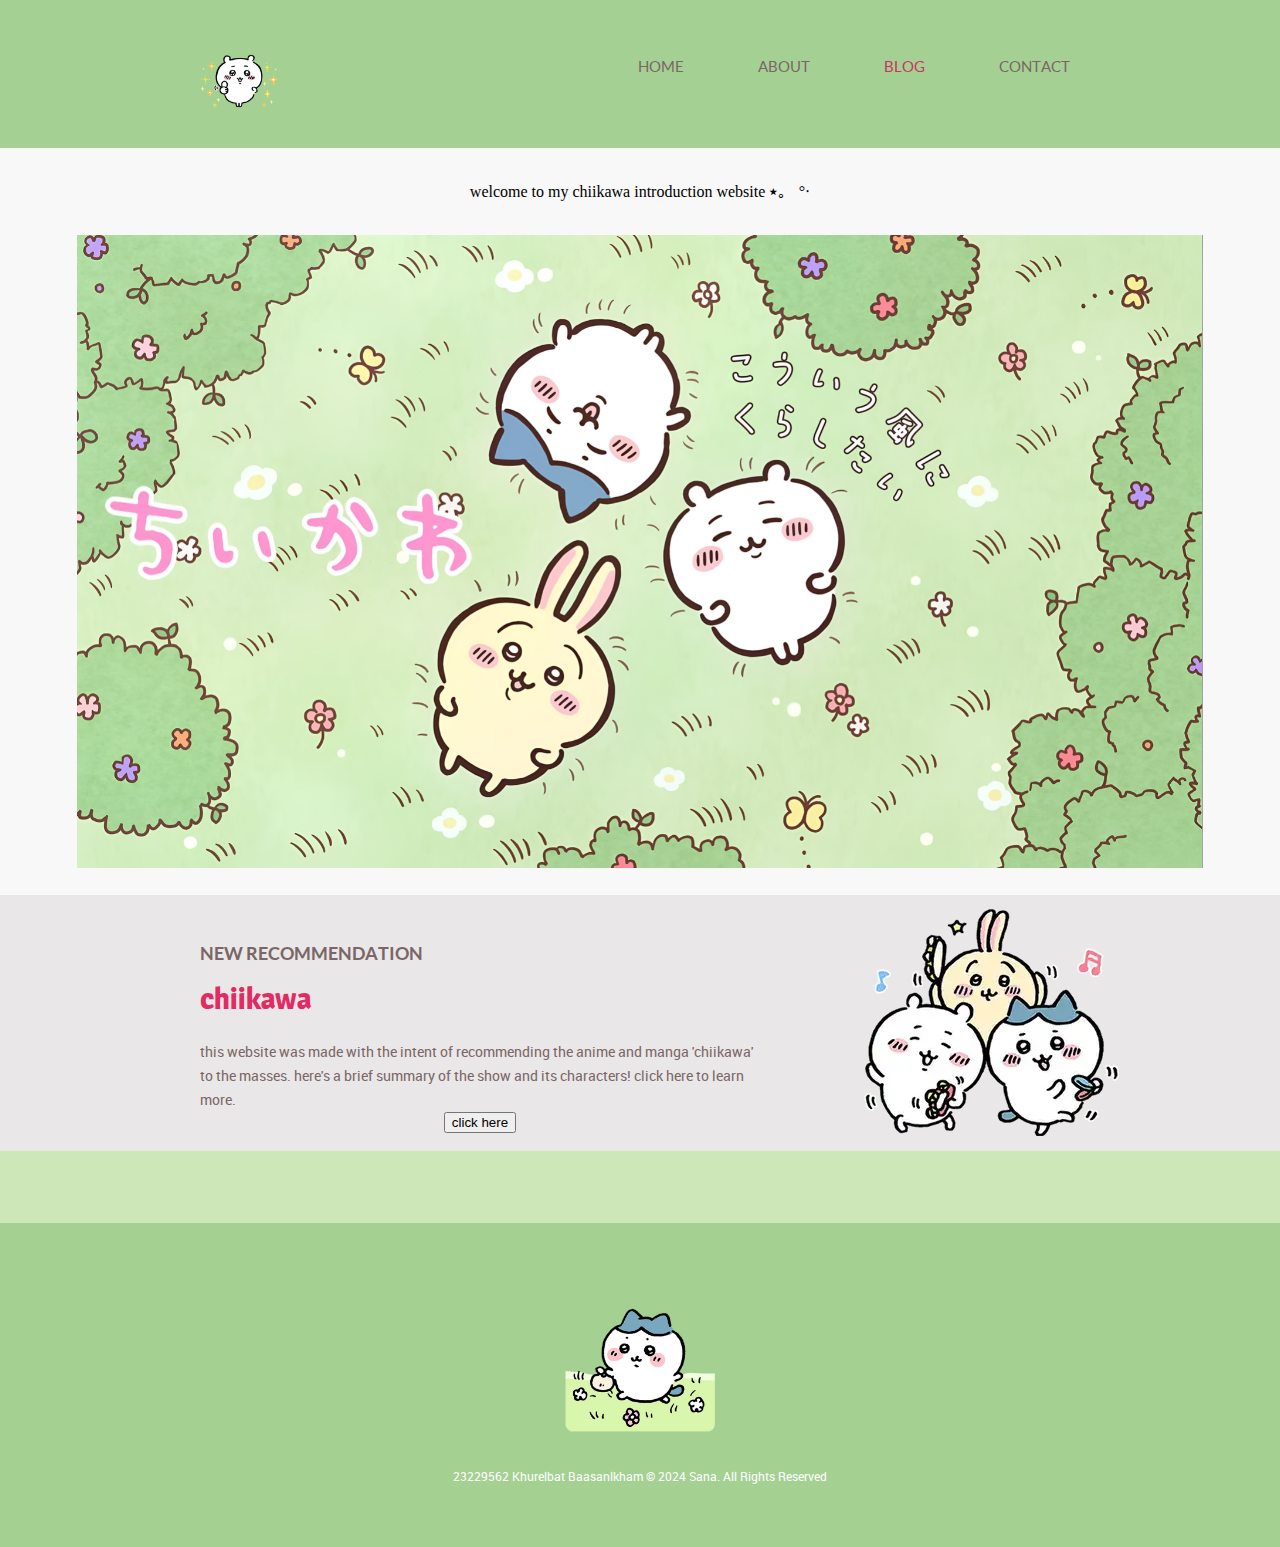
<file: index.html>
<!doctype html>
<!-- Website template by freewebsitetemplates.com -->
<html>
<head>
	<meta charset="UTF-8">
	<meta name="viewport" content="width=device-width, initial-scale=1.0">
	<title>chiikawa</title>
	<link rel="stylesheet" href="css/style.css" type="text/css">
	<link rel="stylesheet" type="text/css" href="css/mobile.css">
	<script src="js/mobile.js" type="text/javascript"></script>
	<center>
	 <script>
        function showMessage() {
            alert("hello, professor! thank you for taking the time to visit my website ⭑｡𖦹°‧");
        }
    </script>
</head>
<body onload="showMessage()">
<body>
	<div id="page">
		<div id="header">
			<div>
				<a href="index.html" class="logo"><img src="images/logo.png"
					width="80" height="80" alt=""></a>
				<ul id="navigation">                                        				
					<li>
						<a href="index.html">home</a>
					</li>
					<li class="menu">
						<a href="about.html">about</a>
						<ul class="primary">
							<li class="">
								<a href="product.html">characters</a>
							</li>
						</ul>
					</li>
					<li class="menu selected">
						<a href="blog.html">blog</a>
						<ul class="secondary">
							<li>
								<a href="singlepost.html">single post</a>
							</li>
						</ul>
					</li>
					<li>
						<a href="contact.html">contact</a>
					</li>
				</ul>
			</div>
		</div>
		<div id="body" class="home">
			<div class="header">
			<center>
				<br>
				<p>welcome to my chiikawa introduction website ⭑｡𖦹°‧ </p>
				<br>
				<img src="images/chiikawaindex.png" alt="">
				<div>
				</div>
			</div>
			<div class="body">
				<div>
					<div>
						<h1>new recommendation</h1>
						<h2>chiikawa</h2>
						<p>this website was made with the intent of recommending the anime and manga 'chiikawa' to the masses. here's a brief summary of the show and its characters! click here to learn more.</p>
					 <button onclick="redirectToCharacters()">click here</button>

    <script>
        function redirectToCharacters() {
            window.location.href = 'singlepost.html';
        }
    </script>
					</div>
					<img src="images/chiikawa2.png" alt=""></a>
				</div>
			</div>
			<div class="footer">
				<div>
					<ul>
	
					</ul>
				</div>
			</div>
		</div>
		<div id="footer">
			<div>
				<center>
				<img src="images/hachiware2.png" 
					width="150"
					height="150" alt=""></a>
				<p>23229562 Khurelbat Baasanlkham &copy; 2024 Sana. All Rights Reserved</p>
			</div>
		</div>
	</div>
</body>
</html>
</file>
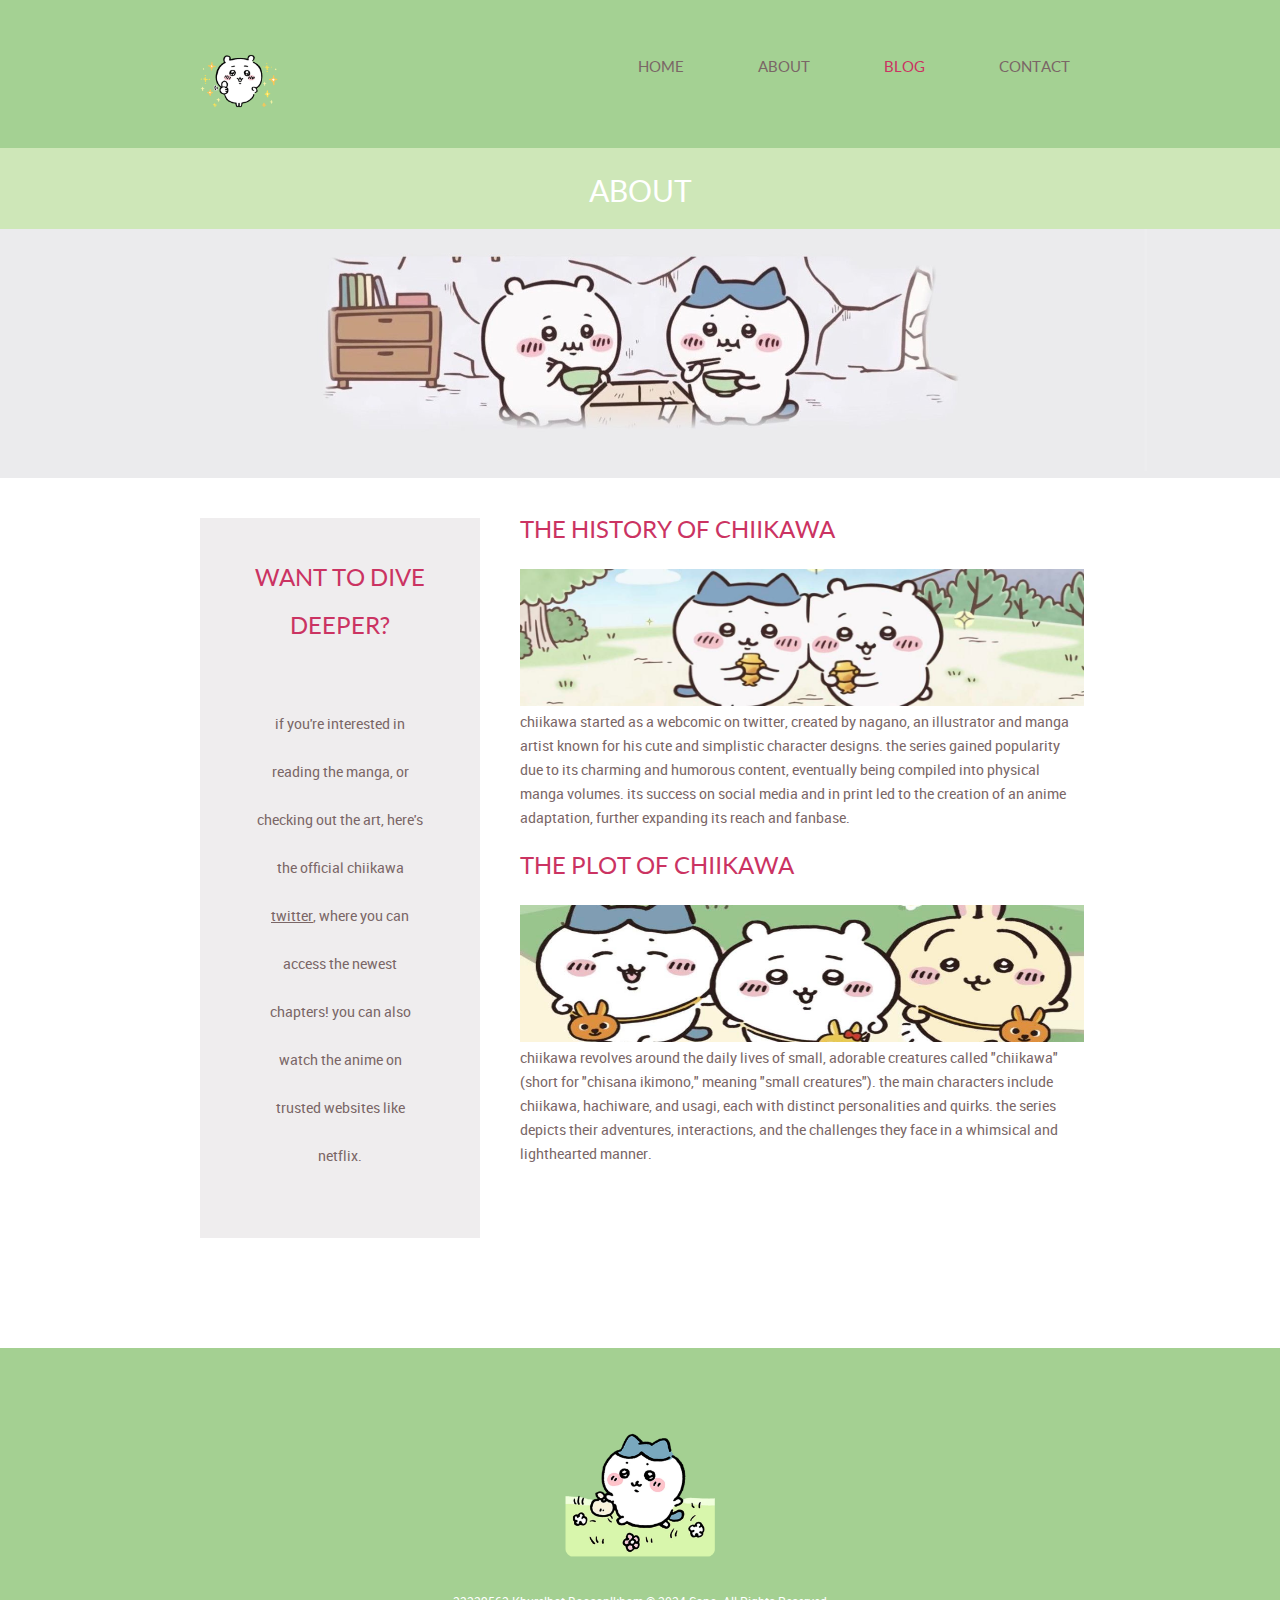
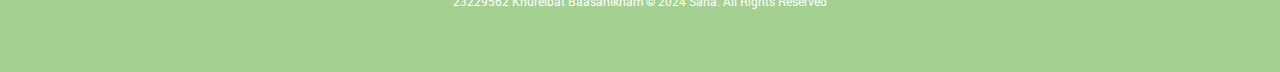
<file: about.html>
<!doctype html>
<!-- Website template by freewebsitetemplates.com -->
<html>
<head>
	<meta charset="UTF-8">
	<meta name="viewport" content="width=device-width, initial-scale=1.0">
	<title>about - chiikawa</title>
	<link rel="stylesheet" href="css/style.css" type="text/css">
	<link rel="stylesheet" type="text/css" href="css/mobile.css">
	<script src="js/mobile.js" type="text/javascript"></script>
</head>
<body>
	<div id="page">
		<div id="header">
			<div>
				<a href="index.html" class="logo"><img src="images/logo.png"
					width="80" height="80" alt=""></a>
				<ul id="navigation">                                        				
					<li>
						<a href="index.html">home</a>
					</li>
					<li class="menu">
						<a href="about.html">about</a>
						<ul class="primary">
							<li class="">
								<a href="product.html">characters</a>
							</li>
						</ul>
					</li>
					<li class="menu selected">
						<a href="blog.html">blog</a>
						<ul class="secondary">
							<li>
								<a href="singlepost.html">single post</a>
							</li>
						</ul>
					</li>
					<li>
						<a href="contact.html">contact</a>
					</li>
				</ul>
			</div>
		</div>
		<div id="body">
			<div class="header">
				<div>
					<h1>about</h1>
				</div>
			</div>
			<div class="body">
				<img src="images/chiiheader2.jpg" alt=""></a>
			</div>
			<div class="footer">
				<div class="sidebar">
					<h1>want to dive deeper?</h1>
					<p>if you're interested in reading the manga, or checking out the art, here's the official chiikawa <a href="https://x.com/ngnchiikawa?ref_src=twsrc%5Egoogle%7Ctwcamp%5Eserp%7Ctwgr%5Eauthor" target="_blank">twitter</a>, where you can access the newest chapters! you can also watch the anime on trusted websites like netflix.</p>
				</div>
				<div class="article">
					<h1>the history of chiikawa</h1>
					<img src="images/chiiheader.jpg" width="564" height="137" alt=""></a>
					<p>chiikawa started as a webcomic on twitter, created by nagano, an illustrator and manga artist known for his cute and simplistic character designs. the series gained popularity due to its charming and humorous content, eventually being compiled into physical manga volumes. its success on social media and in print led to the creation of an anime adaptation, further expanding its reach and fanbase.</p>
					<h1>the plot of chiikawa</h1>
					<img src="images/chiiheader3.jpg" width="564" height="137" alt=""></a>
					<p>chiikawa revolves around the daily lives of small, adorable creatures called "chiikawa" (short for "chisana ikimono," meaning "small creatures"). the main characters include chiikawa, hachiware, and usagi, each with distinct personalities and quirks. the series depicts their adventures, interactions, and the challenges they face in a whimsical and lighthearted manner.</p>
				</div>
			</div>
		</div>
		<div id="footer">
			<div>
				<center>
				<img src="images/hachiware2.png" 
					width="150"
					height="150" alt=""></a>
				<p>23229562 Khurelbat Baasanlkham
				&copy; 2024 Sana. All Rights Reserved</p>
			</div>
		</div>
	</div>
</body>
</html>
</file>
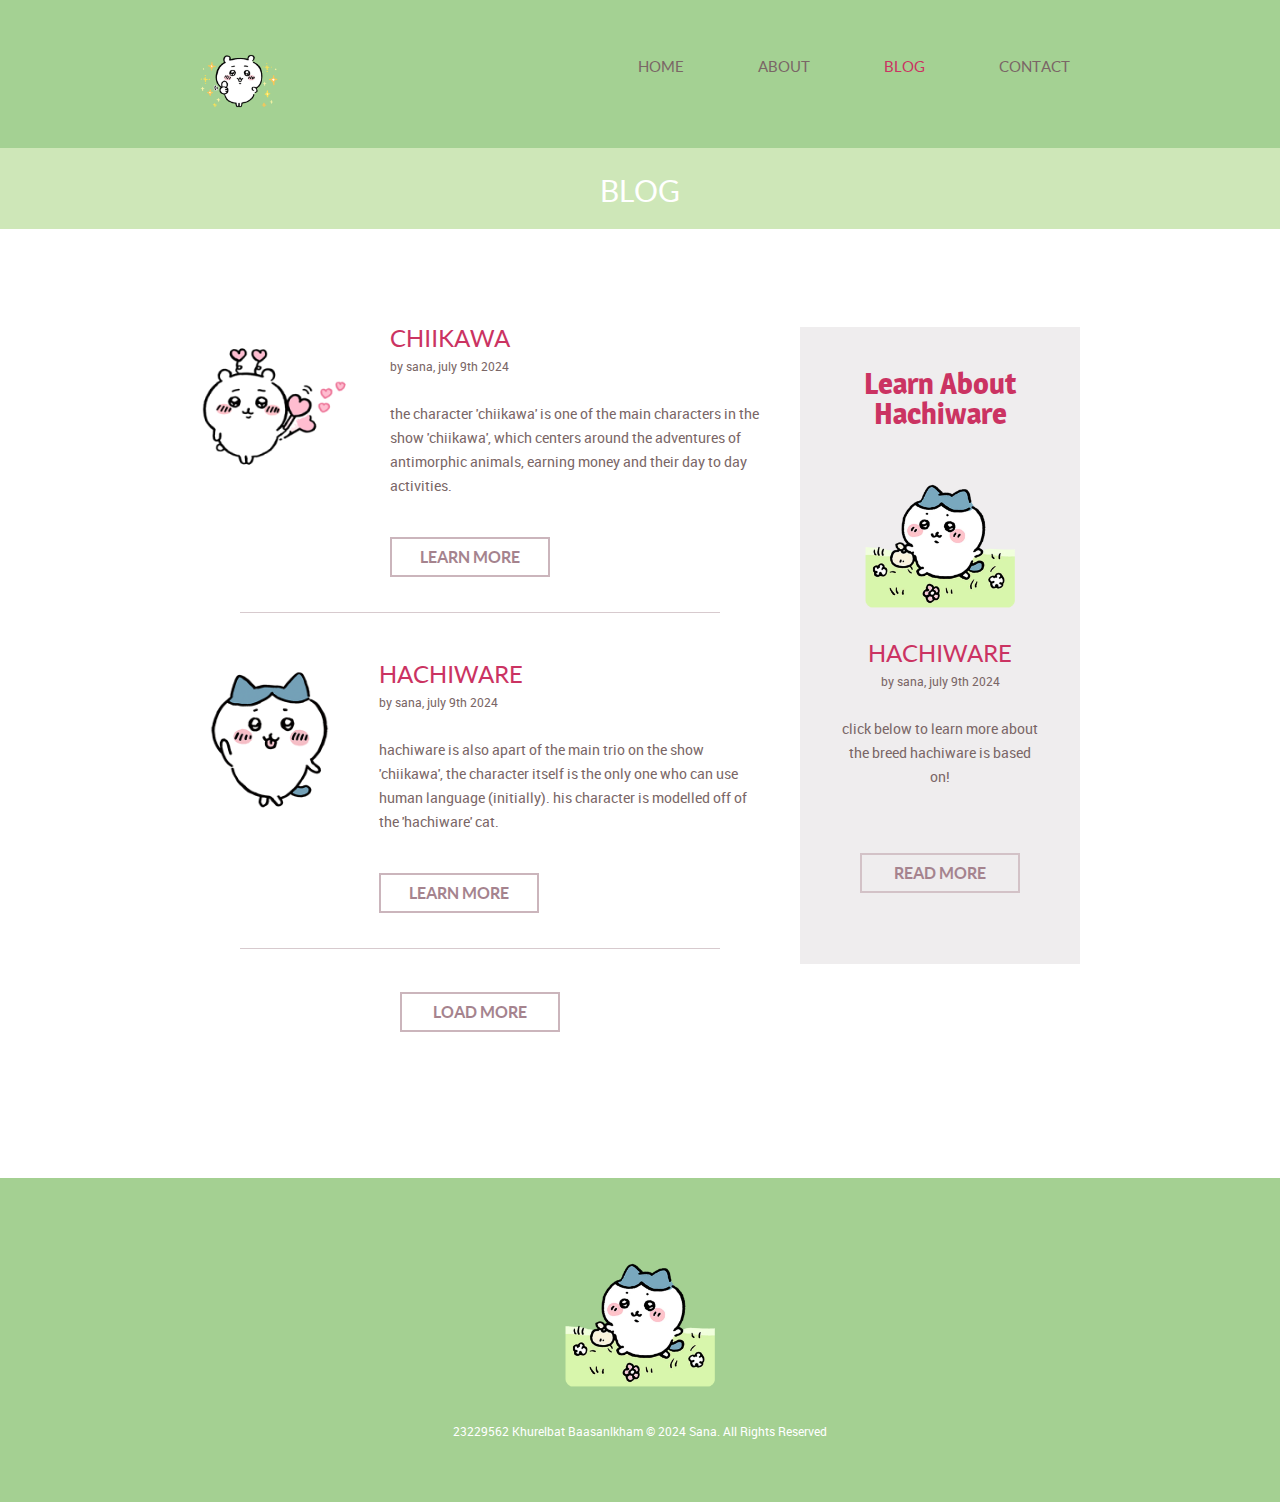
<file: blog.html>
<!doctype html>
<!-- Website template by freewebsitetemplates.com -->
<html>
<head>
	<meta charset="UTF-8">
	<meta name="viewport" content="width=device-width, initial-scale=1.0">
	<title>blog - chiikawa </title>
	<link rel="stylesheet" href="css/style.css" type="text/css">
	<link rel="stylesheet" type="text/css" href="css/mobile.css">
	<script src="js/mobile.js" type="text/javascript"></script>
</head>
<body>
	<div id="page">
		<div id="header">
			<div>
				<a href="index.html" class="logo"><img src="images/logo.png"
					width="80" height="80" alt=""></a>
				<ul id="navigation">                                        				
					<li>
						<a href="index.html">home</a>
					</li>
					<li class="menu">
						<a href="about.html">about</a>
						<ul class="primary">
							<li class="">
								<a href="product.html">characters</a>
							</li>
						</ul>
					</li>
					<li class="menu selected">
						<a href="blog.html">blog</a>
						<ul class="secondary">
							<li>
								<a href="singlepost.html">single post</a>
							</li>
						</ul>
					</li>
					<li>
						<a href="contact.html">contact</a>
					</li>
				</ul>
			</div>
		</div>
		<div id="body">
			<div class="header">
				<div>
					<h1>blog</h1>
				</div>
			</div>
			<div class="blog">
				<div class="featured">
					<ul>
						<li>
							<img src="images/chiikawa.png"
					width="150"
					height="150" alt=""></a>
							<div>
								<h1>chiikawa</h1>
								<span>by sana, july 9th 2024</span>
								<p>the character 'chiikawa' is one of the main characters in the show 'chiikawa', which centers around the adventures of antimorphic animals, earning money and their day to day activities. </p>
								<a href="singlepost.html" class="more">learn more</a>
							</div>
						</li>
						<li>
							<img src="images/hachiware.png" 
							width="150"
							height="150" alt=""></a>
							<div>
								<h1>hachiware</h1>
								<span>by sana, july 9th 2024</span>
								<p>hachiware is also apart of the main trio on the show 'chiikawa', the character itself is the only one who can use human language (initially). his character is modelled off of the 'hachiware' cat. </p>
								<a href="singlepost.html" class="more">learn more</a>
							</div>
						</li>
					</ul>
					<a href="blog.html" class="load">load more</a>
				</div>
				<div class="sidebar">
					<h1>learn about hachiware</h1>
					<img src="images/hachiware2.png" 
					width="150"
					height="150" alt=""></a>
					<h2>hachiware</h2>
					<span>by sana, july 9th 2024</span>
					<p>click below to learn more about the breed hachiware is based on!</p>
					<a href="singlepost.html" class="more">read more</a>
				</div>
			</div>
		</div>
		<div id="footer">
			<div>
				<center>
				<img src="images/hachiware2.png" 
					width="150"
					height="150" alt=""></a>
				<p>23229562 Khurelbat Baasanlkham
				&copy; 2024 Sana. All Rights Reserved</p>
			</div>
		</div>
	</div>
</body>
</html>
</file>
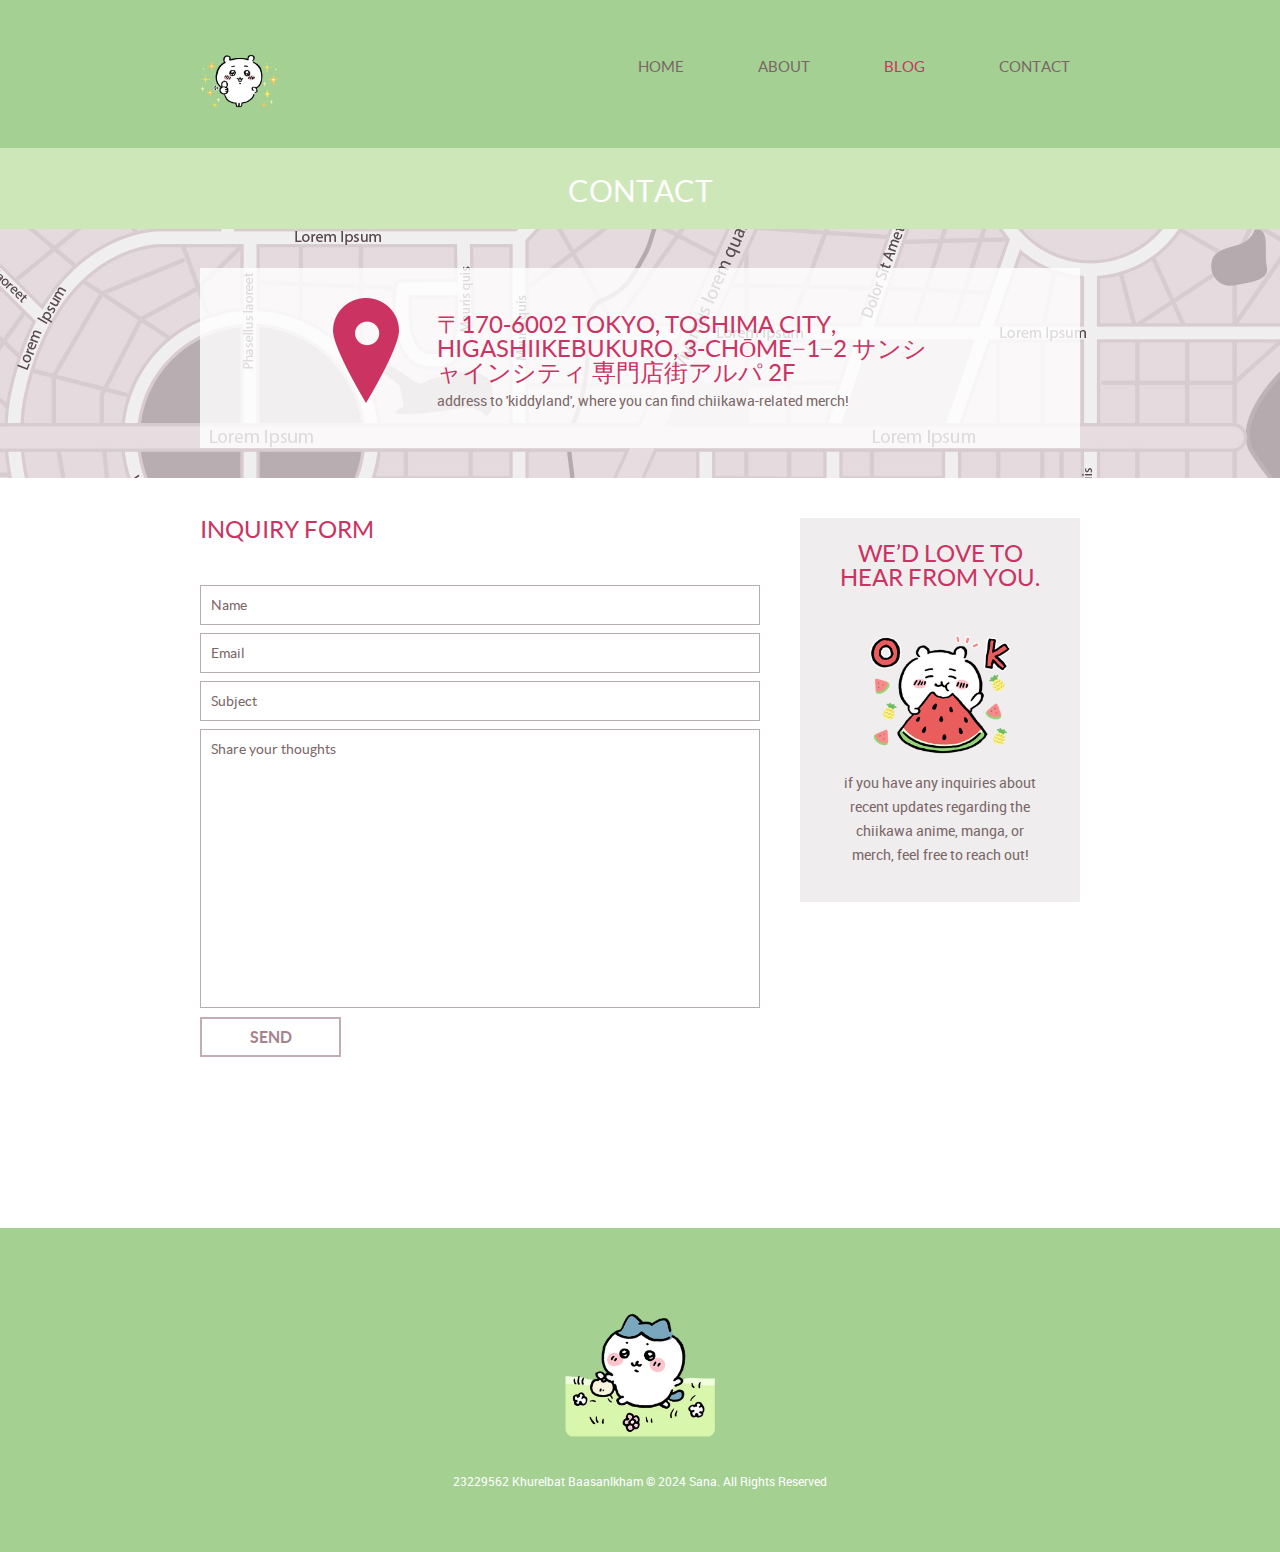
<file: contact.html>
<!doctype html>
<!-- Website template by freewebsitetemplates.com -->
<html>
<head>
	<meta charset="UTF-8">
	<meta name="viewport" content="width=device-width, initial-scale=1.0">
	<title>contact - chiikawa</title>
	<link rel="stylesheet" href="css/style.css" type="text/css">
	<link rel="stylesheet" type="text/css" href="css/mobile.css">
	<script src="js/mobile.js" type="text/javascript"></script>
</head>
<body>
	<div id="page">
		<div id="header">
			<div>
				<a href="index.html" class="logo"><img src="images/logo.png"
					width="80" height="80" alt=""></a>
				<ul id="navigation">                                        				
					<li>
						<a href="index.html">home</a>
					</li>
					<li class="menu">
						<a href="about.html">about</a>
						<ul class="primary">
							<li class="">
								<a href="product.html">characters</a>
							</li>
						</ul>
					</li>
					<li class="menu selected">
						<a href="blog.html">blog</a>
						<ul class="secondary">
							<li>
								<a href="singlepost.html">single post</a>
							</li>
						</ul>
					</li>
					<li>
						<a href="contact.html">contact</a>
					</li>
				</ul>
			</div>
		</div>
		<div id="body" class="contact">
			<div class="header">
				<div>
					<h1>Contact</h1>
				</div>
			</div>
			<div class="body">
				<div>
					<div>
						<img src="images/check-in.png" alt="">
						<h1>〒170-6002 Tokyo, Toshima City, Higashiikebukuro, 3-chōme−1−2 サンシャインシティ 専門店街アルパ 2F</h1>
						<p>address to 'kiddyland', where you can find chiikawa-related merch!</p>
					</div>
				</div>
			</div>
			<div class="footer">
				<div class="contact">
					<h1>INQUIRY FORM</h1>
					<form action="index.html">
						<input type="text" name="Name" value="Name" onblur="this.value=!this.value?'Name':this.value;" onfocus="this.select()" onclick="this.value='';">
						<input type="text" name="Email" value="Email" onblur="this.value=!this.value?'Email':this.value;" onfocus="this.select()" onclick="this.value='';">
						<input type="text" name="Subject" value="Subject" onblur="this.value=!this.value?'Subject':this.value;" onfocus="this.select()" onclick="this.value='';">
						<textarea name="meassage" cols="50" rows="7">Share your thoughts</textarea>
						<input type="submit" value="Send" id="submit">
					</form>
				</div>
				<div class="section">
					<h1>WE’D LOVE TO HEAR FROM YOU.</h1>
					<center>
					<img src="images/chiiwatermelon.png" width="150"
					height="150" alt=""></a>
					<p>if you have any inquiries about recent updates regarding the chiikawa anime, manga, or merch, feel free to reach out!</p>
				</div>
			</div>
		</div>
		<div id="footer">
			<div>
				<center>
				<img src="images/hachiware2.png" 
					width="150"
					height="150" alt=""></a>
				<p>23229562 Khurelbat Baasanlkham
				&copy; 2024 Sana. All Rights Reserved</p>
			</div>
		</div>
	</div>
</body>
</html>
</file>
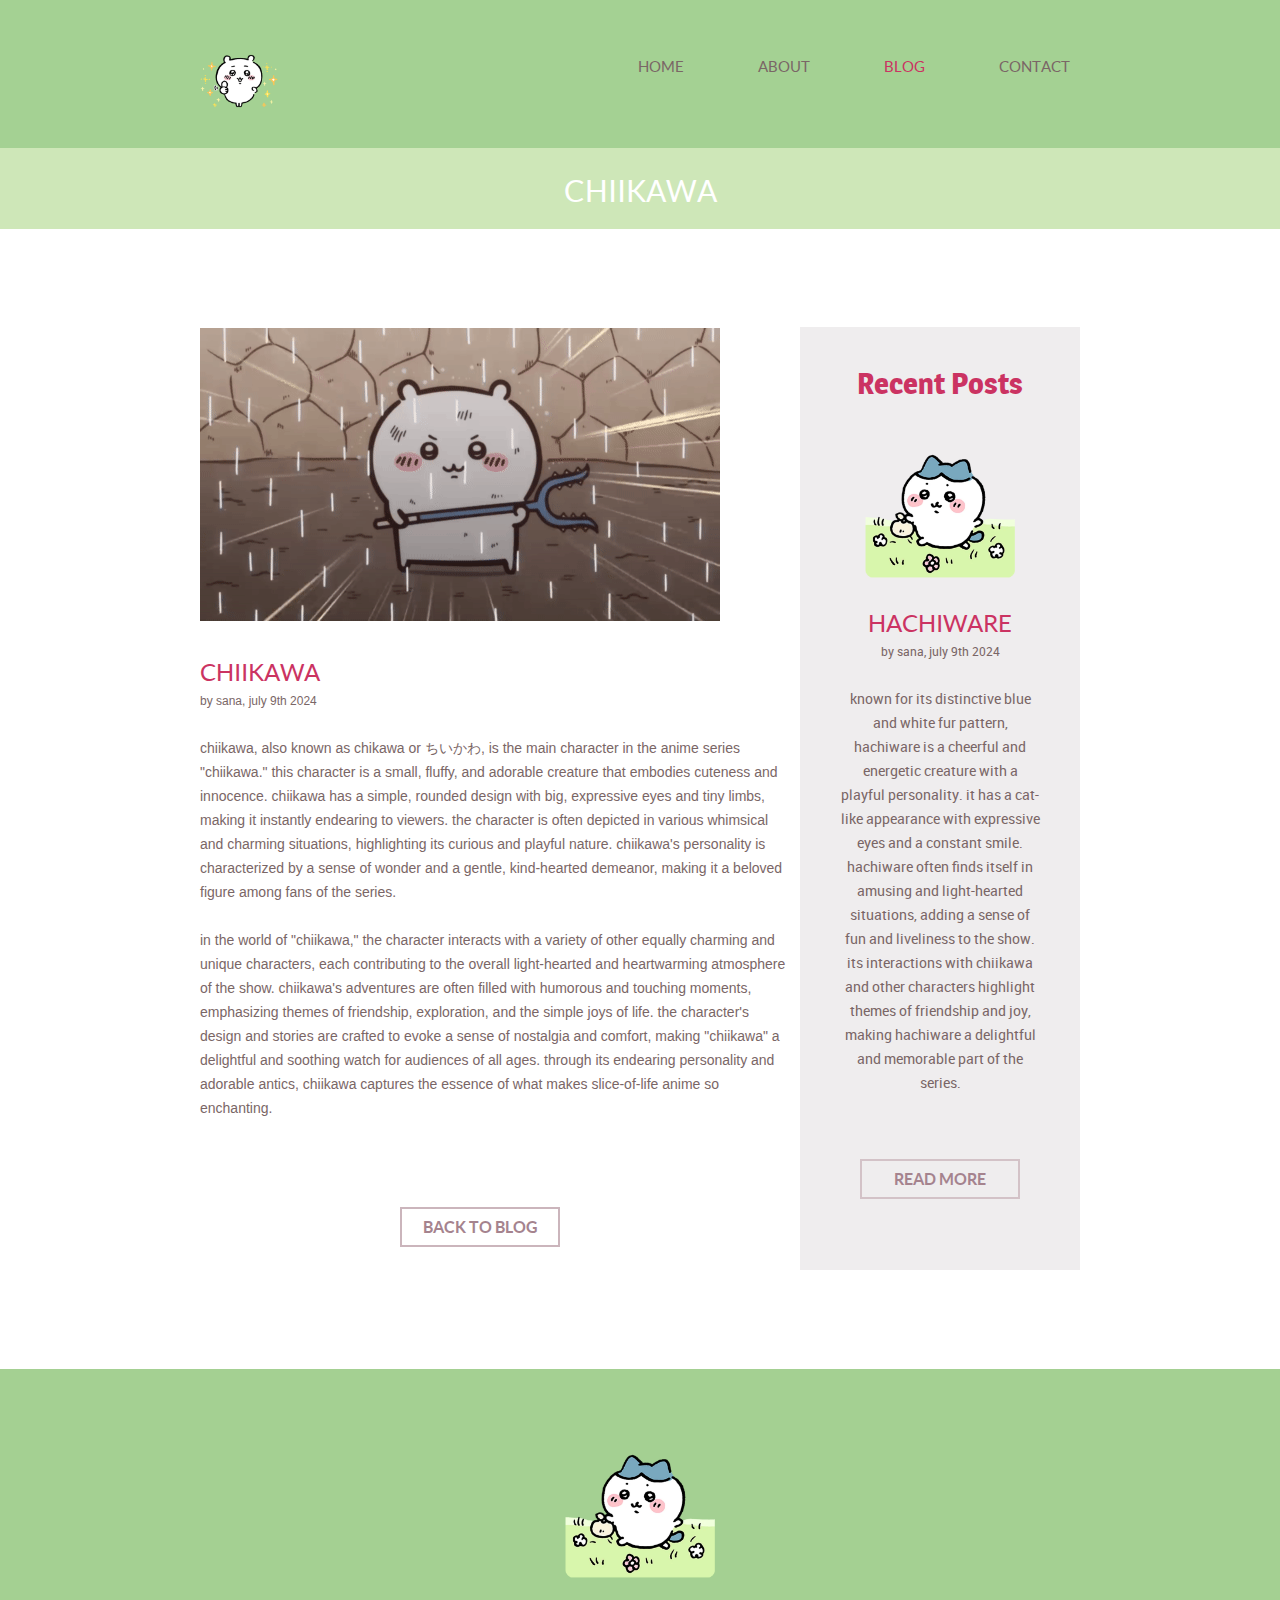
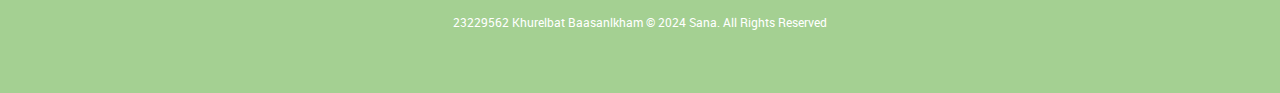
<file: singlepost.html>
<!doctype html>
<!-- Website template by freewebsitetemplates.com -->
<html>
<head>
	<meta charset="UTF-8">
	<meta name="viewport" content="width=device-width, initial-scale=1.0">
	<title>singlepost - chiikawa</title>
	<link rel="stylesheet" href="css/style.css" type="text/css">
	<link rel="stylesheet" type="text/css" href="css/mobile.css">
	<script src="js/mobile.js" type="text/javascript"></script>
</head>
<body>
	<div id="page">
		<div id="header">
			<div>
				<a href="index.html" class="logo"><img src="images/logo.png"
					width="80" height="80" alt=""></a>
				<ul id="navigation">                                        				
					<li>
						<a href="index.html">home</a>
					</li>
					<li class="menu">
						<a href="about.html">about</a>
						<ul class="primary">
							<li class="">
								<a href="product.html">characters</a>
							</li>
						</ul>
					</li>
					<li class="menu selected">
						<a href="blog.html">blog</a>
						<ul class="secondary">
							<li>
								<a href="singlepost.html">single post</a>
							</li>
						</ul>
					</li>
					<li>
						<a href="contact.html">contact</a>
					</li>
				</ul>
			</div>
		</div>
		<div id="body">
			<div class="header">
				<div>
					<h1>chiikawa</h1>
				</div>
			</div>
			<div class="singlepost">
				<div class="featured">
					<img src="images/chiikawabig.png" alt="">
					<h1>chiikawa</h1>
					<span>by sana, july 9th 2024</span>
					<p>chiikawa, also known as chikawa or ちいかわ, is the main character in the anime series "chiikawa." this character is a small, fluffy, and adorable creature that embodies cuteness and innocence. chiikawa has a simple, rounded design with big, expressive eyes and tiny limbs, making it instantly endearing to viewers. the character is often depicted in various whimsical and charming situations, highlighting its curious and playful nature. chiikawa's personality is characterized by a sense of wonder and a gentle, kind-hearted demeanor, making it a beloved figure among fans of the series.</p>
					<p>in the world of "chiikawa," the character interacts with a variety of other equally charming and unique characters, each contributing to the overall light-hearted and heartwarming atmosphere of the show. chiikawa's adventures are often filled with humorous and touching moments, emphasizing themes of friendship, exploration, and the simple joys of life. the character's design and stories are crafted to evoke a sense of nostalgia and comfort, making "chiikawa" a delightful and soothing watch for audiences of all ages. through its endearing personality and adorable antics, chiikawa captures the essence of what makes slice-of-life anime so enchanting.</p>
					<a href="blog.html" class="load">back to blog</a>
				</div>
				<div class="sidebar">
					<h1>Recent Posts</h1>
					<img src="images/hachiware2.png" width="150"
					height="150" alt=""></a>
					<h2>hachiware</h2>
					<span>by sana, july 9th 2024</span>
					<p>known for its distinctive blue and white fur pattern, hachiware is a cheerful and energetic creature with a playful personality. it has a cat-like appearance with expressive eyes and a constant smile. hachiware often finds itself in amusing and light-hearted situations, adding a sense of fun and liveliness to the show. its interactions with chiikawa and other characters highlight themes of friendship and joy, making hachiware a delightful and memorable part of the series.</p>
					<a href="singlepost.html" class="more">Read More</a>
				</div>
			</div>
		</div>
		<div id="footer">
			<div>
				<center>
				<img src="images/hachiware2.png" 
					width="150"
					height="150" alt=""></a>
				<p>23229562 Khurelbat Baasanlkham
				&copy; 2024 Sana. All Rights Reserved</p>
			</div>
		</div>
	</div>
</body>
</html>
</file>
<file: css/style.css>
/* Website template by freewebsitetemplates.com */
body {
	margin: 0;
	padding: 0;
	position: relative;
	width: auto;
}
body #page {
	margin: 0;
	overflow: hidden;
	padding: 0;
	width: auto;
}
a {
	text-decoration: none;
	outline: none;
}
a:active {
	background: none;
}
img {
	border: none;
}
/*-------------------------------------------FONTS---------------------------------------------*/
@font-face {
	font-family: 'roboto-regular-webfont';
	src: url('../fonts/roboto-regular-webfont.eot');
	src: url('../fonts/roboto-regular-webfont.woff') format('woff'), url('../fonts/roboto-regular-webfont.ttf') format('truetype'), url('../fonts/roboto-regular-webfont.svg') format('svg');
}
@font-face {
	font-family: 'quicksand-bold-webfont';
	src: url('../fonts/quicksand-bold-webfont.eot');
	src: url('../fonts/quicksand-bold-webfont.woff') format('woff'), url('../fonts/quicksand-bold-webfont.ttf') format('truetype'), url('../fonts/quicksand-bold-webfont.svg') format('svg');
}
@font-face {
	font-family: 'magra-bold-webfont';
	src: url('../fonts/magra-bold-webfont.eot');
	src: url('../fonts/magra-bold-webfont.woff') format('woff'), url('../fonts/magra-bold-webfont.ttf') format('truetype'), url('../fonts/magra-bold-webfont.svg') format('svg');
}
@font-face {
	font-family: 'lato-regular-webfont';
	src: url('../fonts/lato-regular-webfont.eot');
	src: url('../fonts/lato-regular-webfont.woff') format('woff'), url('../fonts/lato-regular-webfont.ttf') format('truetype'), url('../fonts/lato-regular-webfont.svg') format('svg');
}
@font-face {
	font-family: 'lato-bold-webfont';
	src: url('../fonts/lato-bold-webfont.eot');
	src: url('../fonts/lato-bold-webfont.woff') format('woff'), url('../fonts/lato-bold-webfont.ttf') format('truetype'), url('../fonts/lato-bold-webfont.svg') format('svg');
}
/*----------------------------------------header-styles---------------------------------------*/
#header {
	background-color: #a4d193;
	margin: 0;
	padding: 0;
	position: relative;
	width: 100%;
}
#header div {
	margin: 0 auto;
	max-width: 940px;
	overflow: hidden;
	padding: 41px 10px 27px;
}
#header div a.logo {
	float: left;
	margin: 0 0 0 29px;
	padding: 0;
	width: auto;
}
#header div a.logo img {
	display: block;
	margin: 0;
	padding: 0;
	width: auto;
}
#header div ul {
	display: inline-block;
	float: right;
	list-style: none outside none;
	margin: 0 auto;
	padding: 17px 0 0;
	text-align: center;
	width: 513px;
}
#header div ul li {
	display: inline-block;
	*float: left; /* Needed for IE7 and old versions */
	margin: 0 35px;
	padding: 0;
	position: relative;
	width: auto;
}
#header div ul li a {
	color: #7a6666;
	font-family: lato-regular-webfont;
	font-size: 15px;
	font-weight: normal;
	line-height: 15px;
	margin: 0;
	padding: 0;
	text-align: center;
	text-transform: uppercase;
}
#header div ul li.selected a, #header div ul li.selected a:hover {
	color: #cb3362;
}
#header div ul li a:hover, #header div ul li.menu:hover ul li a {
	color: #cee7b8;
}
#header div ul li ul li a {
	color: #cb3362;
	font-family: lato-regular-webfont;
	font-size: 15px;
	font-weight: normal;
	line-height: 15px;
	margin: 0;
	padding: 0;
	text-align: center;
	text-transform: uppercase;
}
#header div ul li.menu {
	min-height: 35px;
	z-index: 80;
}
#header div ul li.menu ul {
	display: block;
	float: none;
	left: -99999px;
	margin: 0;
	padding: 0;
	position: absolute;
	top: 24px;
	width: 106px;
	z-index: 90;
}
#header div ul li.menu:hover ul.primary, #header div ul li.menu ul#selected.primary {
	left: -30px;
}
#header div ul li.menu:hover ul.secondary, #header div ul li.menu ul#selected.secondary {
	left: -27px;
}
#header div ul li.menu ul li {
	float: none;
	margin: 0;
	padding: 0;
}
/*----------------------------------------body-home-styles---------------------------------------*/
#body.home {
	margin: 0;
	overflow: hidden;
	padding: 0;
	position: relative;
	width: 100%;
}
#body.home div.header {
	background-color: #f8f8f8;
	margin: 0;
	max-width: none;
	overflow: hidden;
	padding: 0;
	width: 100%;
}
#body.home div.header img {
	display: block;
	left: 50%;
	margin: 0 auto 0 -563px;
	padding: 0;
	position: absolute;
	width: 1126px;
}
#body.home div.header div {
	margin: 0 auto;
	max-width: 960px;
	min-height: 660px;
	padding: 0;
	position: relative;
}
#body.home div.header div a {
	background: url(../images/icons.png) no-repeat 0 -128px;
	color: #FFFFFF;
	display: block;
	font-family: quicksand-bold-webfont;
	font-size: 24px;
	font-weight: normal;
	height: 99px;
	line-height: 24px;
	margin: 0;
	padding: 52px 0 0;
	position: absolute;
	right: 130px;
	text-align: center;
	text-transform: uppercase;
	top: 437px;
	width: 156px;
	z-index: 90;
}
#body.home div.body {
	background-color: #eae7e8;
	margin: 0;
	max-width: none;
	padding: 0;
	width: 100%;
}
#body.home div.body div {
	margin: 0 auto;
	max-width: 960px;
	overflow: hidden;
	padding: 0;
}
#body.home div.body div div {
	float: left;
	margin: 0;
	padding: 0 0 0 40px;
	width: 560px;
}
#body.home div.body div img {
	display: block;
	float: right;
	left: 0;
	margin: 0;
	padding: 0;
	position: relative;
	width: auto;
}
#body.home div.body div div h1 {
	color: #7A6666;
	display: block;
	font-family: lato-bold-webfont;
	font-size: 18px;
	font-weight: normal;
	line-height: 24px;
	margin: 0;
	padding: 47px 0 18px;
	text-align: left;
	text-transform: uppercase;
	width: 560px;
}
#body.home div.body div div h2 {
	color: #E32A62;
	display: block;
	font-family: magra-bold-webfont;
	font-size: 30px;
	font-weight: normal;
	line-height: 30px;
	margin: 0;
	padding: 0 0 26px;
	text-align: left;
	text-transform: none;
	width: 560px;
}
#body.home div.body div div p {
	color: #7a6666;
	display: block;
	font-family: roboto-regular-webfont;
	font-size: 14px;
	font-weight: normal;
	line-height: 24px;
	margin: 0;
	padding: 0;
	text-align: left;
	width: 560px;
}
#body.home div.body div div p a {
	color: #7a6666;
	display: block;
	font-family: roboto-regular-webfont;
	font-size: 14px;
	font-weight: normal;
	line-height: 24px;
	margin: 0;
	padding: 0;
	text-decoration: underline;
}
#body.home div.body div div p a:hover {
	color: #cee7b8;
}
#body.home div.footer {
	background-color: #cee7b8;
	margin: 0;
	max-width: none;
	padding: 0;
	width: 100%;
}
#body.home div.footer div {
	margin: 0 auto;
	max-width: 960px;
	padding: 0;
}
#body.home div.footer div ul {
	display: inline-block;
	list-style: none outside none;
	margin: 0;
	padding: 36px 0 32px;
	width: 100%;
}
#body.home div.footer div ul li {
	float: left;
	margin: 0 10px;
	padding: 0;
	width: 220px;
}
#body.home div.footer div ul li a {
	background: url(../images/icons.png) no-repeat;
	display: block;
	height: 44px;
	margin: 0 auto 22px;
	padding: 0;
	width: 80px;
}
#body.home div.footer div ul li a.product {
	background-position: 0 -372px;
}
#body.home div.footer div ul li a.about {
	background-position: 0 -418px;
}
#body.home div.footer div ul li a.flavor {
	background-position: 0 -280px;
}
#body.home div.footer div ul li a.contact {
	float: none;
	background-position: 0 -326px;
}
#body.home div.footer div ul li h1 {
	color: #ffffff;
	font-family: lato-regular-webfont;
	font-size: 20px;
	font-weight: normal;
	line-height: 20px;
	margin: 0;
	padding: 0;
	text-align: center;
	text-transform: uppercase;
}
/*----------------------------------------body-styles---------------------------------------*/
#body {
	margin: 0;
	overflow: hidden;
	padding: 0;
	position: relative;
	width: 100%;
}
#body div.header {
	background-color: #cee7b8;
	margin: 0 auto;
	max-width: none;
	overflow: hidden;
	padding: 0;
}
#body div.header div {
	margin: 0 auto;
	max-width: 960px;
	padding: 0;
}
#body div.header div h1 {
	color: #FFFFFF;
	font-family: lato-regular-webfont;
	font-size: 30px;
	font-weight: normal;
	line-height: 30px;
	margin: 0;
	padding: 28px 0 23px;
	text-align: center;
	text-transform: uppercase;
}
#body div.body {
	background-color: #ebebed;
	margin: 0;
	max-width: none;
	min-height: 249px;
	overflow: hidden;
	padding: 0;
	width: 100%;
}
#body div.body img {
	display: block;
	left: 50%;
	margin: 0 auto 0 -507px;
	padding: 0;
	position: absolute;
	width: 1014px;
}
#body div.footer {
	margin: 0 auto;
	max-width: 960px;
	overflow: hidden;
	padding: 40px 0 110px;
}
#body div.footer div.sidebar {
	background-color: #EFEDEE;
	float: left;
	margin: 0 10px 0 40px;
	padding: 36px 0 34px;
	width: 280px;
}
#body div.footer div.article {
	float: left;
	margin: 0;
	padding: 0 0 0 30px;
	width: 560px;
}
#body div.footer div.sidebar h1 {
	display: block;
	line-height: 48px;
	margin: 0 auto;
	padding: 0 0 50px;
	text-align: center;
	width: 193px;
}
#body div.footer div.sidebar p {
	display: block;
	line-height: 48px;
	margin: 0 auto;
	text-align: center;
	width: 169px;
}
#body div.footer div h1 {
	color: #CB3362;
	font-family: lato-regular-webfont;
	font-size: 24px;
	font-weight: normal;
	line-height: 24px;
	margin: 0;
	padding: 0 0 27px;
	text-align: left;
	text-transform: uppercase;
}
#body div.footer div p, #body div.footer div span {
	color: #7A6666;
	font-family: roboto-regular-webfont;
	font-size: 14px;
	font-weight: normal;
	line-height: 24px;
	margin: 0;
	padding: 0 0 24px;
	text-align: left;
}
#body div.footer div span {
	display: block;
	margin: 0;
	padding: 0;
}
#body div.footer div p a {
	color: #7a6666;
	font-family: roboto-regular-webfont;
	font-size: 14px;
	font-weight: normal;
	line-height: 24px;
	margin: 0;
	padding: 0;
	text-decoration: underline;
}
#body div.footer div p a:hover, #body div ul li p a:hover, #body div.blog .featured ul li div p a:hover, #body div.blog .sidebar p a:hover, #body div.blog .featured p a:hover, #body.contact div.body div div p a:hover {
	color: #cee7b8;
}
#body div {
	margin: 0 auto;
	max-width: 960px;
	padding: 7px 0 57px;
}
#body div ul {
	display: inline-block;
	list-style: none outside none;
	margin: 0;
	overflow: hidden;
	padding: 0 0 22px;
	width: 100%;
}
#body div ul li {
	float: left;
	margin: 0 10px;
	padding: 0;
	width: 220px;
}
#body div ul li h1 {
	color: #E32A62;
	font-family: magra-bold-webfont;
	font-size: 28px;
	font-weight: normal;
	line-height: 28px;
	margin: 0;
	padding: 87px 0 27px 30px;
	text-align: left;
	text-transform: capitalize;
}
#body div ul li p {
	color: #7A6666;
	font-family: roboto-regular-webfont;
	font-size: 14px;
	font-weight: normal;
	line-height: 24px;
	margin: 0;
	padding: 0 0 0 30px;
	text-align: left;
	width: 190px;
}
#body div ul li p a {
	color: #7a6666;
	font-family: roboto-regular-webfont;
	font-size: 14px;
	font-weight: normal;
	line-height: 24px;
	margin: 0;
	padding: 0;
	text-decoration: underline;
}
#body div ul li img {
	display: block;
	margin: 0 auto 15px;
	padding: 0;
	width: auto;
}
#body div ul li h2 {
	color: #e32a62;
	font-family: lato-regular-webfont;
	font-size: 20px;
	font-weight: normal;
	line-height: 24px;
	margin: 0;
	padding: 0;
	text-align: center;
	text-transform: uppercase;
}
#body div.blog {
	margin: 0 auto;
	max-width: 960px;
	overflow: hidden;
	padding: 98px 0 146px;
}
#body div.singlepost {
	margin: 0 auto;
	max-width: 960px;
	overflow: hidden;
	padding: 98px 0 99px;
}
#body div.blog .featured {
	float: left;
	margin: 0 10px;
	padding: 0;
	width: 620px;
}
#body div.singlepost .featured {
	float: left;
	margin: 0 10px;
	padding: 0;
	width: 620px;
}
#body div.blog .featured ul {
	display: inline-block;
	list-style: none;
	margin: 0;
	overflow: hidden;
	padding: 0;
	width: 100%;
}
#body div.blog .featured ul li:first-child {
	margin: 0 0 50px 0;
}
#body div.blog .featured ul li {
	background: url(../images/bg-border.gif) no-repeat bottom center;
	float: none;
	margin: 0 0 39px;
	overflow: hidden;
	padding: 0;
	width: auto;
}
#body div.blog .featured ul li img {
	float: left;
	margin: 2px 0 0;
	padding: 0 30px;
	width: auto;
}
#body div.blog .featured ul li div {
	float: left;
	margin: 0;
	padding: 0 0 36px 10px;
	width: 370px;
}
#body div.blog .featured ul li div h1 {
	color: #CB3362;
	font-family: lato-regular-webfont;
	font-size: 24px;
	font-weight: normal;
	line-height: 24px;
	margin: 0;
	padding: 0 0 3px;
	text-align: left;
	text-transform: uppercase;
}
#body div.blog .featured ul li div span {
	color: #7A6666;
	display: block;
	font-family: roboto-regular-webfont;
	font-size: 12px;
	font-weight: normal;
	line-height: 24px;
	margin: 0;
	padding: 0 0 24px;
	text-align: left;
	text-transform: none;
}
#body div.blog .featured ul li div p {
	color: #7a6666;
	font-family: roboto-regular-webfont;
	font-size: 14px;
	font-weight: normal;
	line-height: 24px;
	margin: 0;
	padding: 0 0 39px 0;
	text-align: left;
	width: 100%;
}
#body div.blog .featured ul li div p a {
	color: #7a6666;
	font-family: roboto-regular-webfont;
	font-size: 14px;
	font-weight: normal;
	line-height: 24px;
	margin: 0;
	padding: 0;
	text-decoration: underline;
}
#body div.blog .featured ul li div a.more {
	border: 2px solid #cbb5bc;
	color: #a5838e;
	display: block;
	font-family: lato-bold-webfont;
	font-size: 16px;
	font-weight: normal;
	height: 36px;
	line-height: 36px;
	margin: 0;
	padding: 0;
	text-align: center;
	text-transform: uppercase;
	width: 156px;
}
#body div.blog .featured ul li div a.more:hover {
	background-color: #cee7b8;
	border: none;
	color: #ffffff;
	height: 40px;
	line-height: 40px;
	width: 160px;
}
#body div.blog .featured a.load {
	border: 2px solid #cbb5bc;
	color: #a5838e;
	display: block;
	font-family: lato-bold-webfont;
	font-size: 16px;
	font-weight: normal;
	height: 36px;
	line-height: 36px;
	margin: 0 auto;
	padding: 0;
	text-align: center;
	text-transform: uppercase;
	width: 156px;
}
#body div.blog .featured a.load:hover {
	background-color: #cb3362;
	border: none;
	color: #ffffff;
	height: 40px;
	line-height: 40px;
	width: 160px;
}
#body div.blog .sidebar {
	background-color: #EFEDEE;
	float: left;
	margin: 0;
	padding: 0 0 71px;
	width: 280px;
}
#body div.singlepost .sidebar {
	background-color: #EFEDEE;
	float: left;
	margin: 0;
	padding: 0 0 71px;
	width: 280px;
}
#body div.blog .sidebar h1, #body div.singlepost .sidebar h1 {
	color: #CB3362;
	font-family: magra-bold-webfont;
	font-size: 30px;
	font-weight: normal;
	line-height: 30px;
	margin: 0;
	padding: 42px 0 29px;
	text-align: center;
	text-transform: capitalize;
}
#body div.blog .sidebar img, #body div.singlepost .sidebar img {
	display: block;
	margin: 0 auto;
	padding: 0;
	width: auto;
}
#body div.blog .sidebar h2, #body div.singlepost .sidebar h2 {
	color: #CB3362;
	font-family: lato-regular-webfont;
	font-size: 24px;
	font-weight: normal;
	line-height: 24px;
	margin: 0;
	padding: 34px 0 3px;
	text-align: center;
	text-transform: uppercase;
}
#body div.blog .sidebar span, #body div.singlepost .sidebar span {
	color: #7A6666;
	display: block;
	font-family: roboto-regular-webfont;
	font-size: 12px;
	font-weight: normal;
	line-height: 24px;
	margin: 0;
	padding: 0 0 24px;
	text-align: center;
	text-transform: none;
}
#body div.blog .sidebar p, #body div.singlepost .sidebar p {
	color: #7A6666;
	display: block;
	font-family: roboto-regular-webfont;
	font-size: 14px;
	font-weight: normal;
	line-height: 24px;
	margin: 0 auto;
	padding: 0 0 64px;
	text-align: center;
	text-transform: none;
	width: 200px;
}
#body div.blog .sidebar p a, #body div.singlepost .sidebar p a {
	color: #7a6666;
	font-family: roboto-regular-webfont;
	font-size: 14px;
	font-weight: normal;
	line-height: 24px;
	margin: 0;
	padding: 0;
	text-decoration: underline;
}
#body div.blog .sidebar a.more, #body div.singlepost .sidebar a.more {
	border: 2px solid #d3c2c7;
	color: #a5838e;
	display: block;
	font-family: lato-bold-webfont;
	font-size: 16px;
	font-weight: normal;
	height: 36px;
	line-height: 36px;
	margin: 0 auto;
	padding: 0;
	text-align: center;
	text-transform: uppercase;
	width: 156px;
}
#body div.blog .sidebar a.more:hover, #body div.singlepost .sidebar a.more:hover {
	background-color: #cee7b8;
	border: none;
	color: #ffffff;
	height: 40px;
	line-height: 40px;
	width: 160px;
}
#body div.singlepost .featured img {
	display: block;
	margin: 0;
	padding: 1px 0 0 30px;
	width: auto;
}
#body div.singlepost .featured h1 {
	color: #CB3362;
	font-family: lato-regular-webfont;
	font-size: 24px;
	font-weight: normal;
	line-height: 24px;
	margin: 0;
	padding: 40px 0 4px 30px;
	text-align: left;
	text-transform: uppercase;
}
#body div.singlepost .featured span {
	color: #7A6666;
	display: block;
	font-family: Arial;
	font-size: 12px;
	font-weight: normal;
	line-height: 24px;
	margin: 0;
	padding: 0 0 23px 30px;
	text-align: left;
	text-transform: none;
}
#body div.singlepost .featured p {
	color: #7A6666;
	font-family: Arial;
	font-size: 14px;
	font-weight: normal;
	line-height: 24px;
	margin: 0;
	padding: 0 0 24px 30px;
	text-align: left;
}
#body div.singlepost .featured p a {
	color: #7a6666;
	font-family: Arial;
	font-size: 14px;
	font-weight: normal;
	line-height: 24px;
	margin: 0;
	padding: 0;
	text-decoration: underline;
}
#body div.singlepost .featured a.load {
	border: 2px solid #CBB5BC;
	color: #A5838E;
	display: block;
	font-family: lato-bold-webfont;
	font-size: 16px;
	font-weight: normal;
	height: 36px;
	line-height: 36px;
	margin: 63px auto 0;
	padding: 0;
	text-align: center;
	text-transform: uppercase;
	width: 156px;
}
#body div.singlepost .featured a.load:hover {
	background-color: #cee7b8;
	border: none;
	color: #ffffff;
	height: 40px;
	line-height: 40px;
	width: 160px;
}
#body.contact div.body {
	background: url(../images/map.jpg) no-repeat center top #b5aaad;
	margin: 0;
	max-width: none;
	padding: 0;
	width: 100%;
}
#body.contact div.body div {
	margin: 0 auto;
	max-width: 960px;
	overflow: hidden;
	padding: 39px 0 0;
}
#body.contact div.body div div {
	background: url(../images/bg-transparent.png) repeat;
	margin: 0 auto;
	overflow: hidden;
	padding: 30px 0 35px 133px;
	width: 747px;
}
#body.contact div.body div div img {
	float: left;
	left: auto;
	margin: 0 38px 0 0;
	padding: 0;
	position: relative;
	width: auto;
}
#body.contact div.body div div h1 {
	color: #CB3362;
	float: left;
	font-family: lato-regular-webfont;
	font-size: 24px;
	font-weight: normal;
	line-height: 24px;
	margin: 0;
	padding: 15px 0 4px;
	text-align: left;
	text-transform: uppercase;
	width: 510px;
}
#body.contact div.body div div p {
	color: #7a6666;
	float: left;
	font-family: roboto-regular-webfont;
	font-size: 14px;
	font-weight: normal;
	line-height: 24px;
	margin: 0;
	padding: 0;
	text-align: left;
	width: 510px;
}
#body.contact div.body div div p a {
	color: #7a6666;
	font-family: roboto-regular-webfont;
	font-size: 14px;
	font-weight: normal;
	line-height: 24px;
	margin: 0;
	padding: 0;
	text-decoration: underline;
}
#body div.footer .contact {
	float: left;
	margin: 0 10px 0 0;
	max-width: none;
	padding: 0 0 61px 40px;
	width: 590px;
}
#body div.footer .contact h1 {
	color: #CB3362;
	float: none;
	font-family: lato-regular-webfont;
	font-size: 24px;
	font-weight: normal;
	line-height: 24px;
	margin: 0;
	padding: 0 0 43px;
	text-align: left;
	text-transform: uppercase;
	width: auto;
}
#body div.footer .contact form {
	margin: 0;
	overflow: hidden;
	padding: 0;
	width: 560px;
}
#body div.footer .contact form input {
	background: none;
	border: 1px solid #B6ADB0;
	color: #7A6666;
	display: block;
	font-family: lato-regular-webfont;
	font-size: 14px;
	font-weight: normal;
	height: 38px;
	line-height: 38px;
	margin: 0 0 8px;
	padding: 0 0 0 10px;
	text-align: left;
	width: 548px;
}
#body div.footer .contact form textarea {
	background: none;
	border: 1px solid #B6ADB0;
	color: #7A6666;
	display: block;
	font-family: lato-regular-webfont;
	font-size: 14px;
	font-weight: normal;
	height: 270px;
	line-height: 24px;
	margin: 0 0 9px;
	overflow: auto;
	padding: 7px 0 0 10px;
	resize: none;
	text-align: left;
	width: 548px;
}
#body div.footer .contact form input#submit {
	background: none;
	border: 2px solid #c5abb4;
	color: #a5838e;
	cursor: pointer;
	display: block;
	font-family: lato-bold-webfont;
	font-size: 16px;
	font-weight: normal;
	height: 40px;
	line-height: 36px;
	margin: 0;
	padding: 0;
	text-align: center;
	text-transform: uppercase;
	width: 141px;
}
#body div.footer .contact form input#submit:hover {
	background-color: #d1e9b9;
	border: none;
	height: 40px;
	width: 141px;
}
#body div.footer .section {
	background-color: #EFEDEE;
	float: left;
	margin: 0;
	max-width: none;
	padding: 0 0 35px;
	width: 280px;
}
#body div.footer .section h1 {
	color: #CB3362;
	display: block;
	font-family: lato-regular-webfont;
	font-size: 24px;
	font-weight: normal;
	line-height: 24px;
	margin: 0 auto;
	padding: 24px 0 27px;
	text-align: center;
	text-transform: uppercase;
	width: 202px;
}
#body div.footer .section p {
	color: #7A6666;
	display: block;
	font-family: roboto-regular-webfont;
	font-size: 14px;
	font-weight: normal;
	line-height: 24px;
	margin: 0 auto;
	padding: 0;
	text-align: center;
	width: 202px;
}
#body div.footer .section p a {
}
#body div.footer .section p a:hover {
}
/*----------------------------------------footer-styles---------------------------------------*/
#footer {
	background-color: #a4d092;
	margin: 0;
	padding: 0;
	width: 100%;
}
#footer div {
	margin: 0 auto;
	max-width: 960px;
	overflow: hidden;
	padding: 59px 0 13px;
}
#footer div p {
	color: #FFFFFF;
	display: block;
	font-family: roboto-regular-webfont;
	font-size: 12px;
	font-weight: normal;
	line-height: 15px;
	margin: 0;
	padding: 33px 0 50px;
	text-align: center;
	text-transform: none
}
#footer div .connect {
	display: block;
	height: 30px;
	margin: 0 auto;
	max-width: none;
	overflow: hidden;
	padding: 0;
	width: 240px;
}
#footer div .connect a {
	background: url(../images/icons.png) no-repeat;
	display: block;
	float: left;
	height: 30px;
	margin: 0 15px;
	padding: 0;
	text-indent: -99999px;
	width: 30px;
}
#footer div .connect a.facebook {
	background-position: 0 0;
}
#footer div .connect a.googleplus {
	background-position: 0 -32px;
}
#footer div .connect a.pinterest {
	background-position: 0 -64px;
}
#footer div .connect a.twitter {
	background-position: 0 -96px;
}
</file>
<file: css/mobile.css>
/* Website template by freewebsitetemplates.com */
@media only screen and (min-width : 320px) and (max-width : 568px) {
	html {
		-webkit-text-size-adjust: none;
	}
	img {
		max-width: 100%;
	}
	body #page {
		margin: 0;
		overflow: hidden;
		padding: 0;
		width: auto;
	}
	#header {
		width: 100%;
	}
	#header div {
		max-width: none;
		overflow: hidden;
		padding: 90px 0 13%;
		width: 100%;
	}
	#header div a.logo {
		display: block;
		float: none;
		height: auto;
		margin: 0 auto;
		padding: 0;
	}
	#header div a.logo img {
		display: block;
		margin: 0 auto;
		padding: 0;
		width: 50%;
	}
	#header span#mobile-navigation {
		background: transparent url(../images/mobile/mobile-menu.png) no-repeat;
		display: block;
		height: 50px;
		margin: 0;
		padding: 0 0 0 0;
		position: absolute;
		right: 6%;
		top: 20px;
		width: 50px;
		z-index: 999;
	}
	#header div > ul#navigation {
		background-image: none;
		background: rgba(121, 101, 102, 0.91);
		border: 1px solid #f8f8f8;
		border-radius: 0;
		display: none;
		height: auto;
		padding: 0;
		position: absolute;
		right: 6%;
		top: 70px;
		width: 88%;
		z-index: 1000;
	}
	#header div > ul#navigation > li {
		border-left: 0;
		border-top: 1px solid #f8f8f8;
		margin: 0;
		padding: 0;
		position: relative;
		text-align: left;
		width: 100%;
	}
	#header div > ul#navigation > li:first-child {
		border-top: 0;
	}
	#header div > ul#navigation > li:hover {
		background-color: transparent;
	}
	#header div ul#navigation li a {
		color: #f8f8f8;
		display: block;
		font-family: Arial;
		font-size: 1.125em;
		font-weight: normal;
		height: 3em;
		line-height: 3.125em;
		padding: 0 10px;
		text-align: left;
		text-shadow: none;
		width: auto;
	}
	#header .mobile-submenu {
		background: rgba(121, 101, 102, 0.91) url(../images/mobile/mobile-expand.png) no-repeat center;
		border-left: 1px solid #f8f8f8;
		display: inline-block;
		height: 3.4em;
		position: absolute;
		right: 0;
		top: 0;
		width: 50px;
		z-index: 0;
	}
	#header div ul#navigation li ul {
		background: none;
		border-top: 1px solid #f8f8f8;
		padding: 0;
		position: static;
		right: 0;
		text-align: left;
		width: 100%;
		z-index: 999;
	}
	#header div ul#navigation li ul, #header div ul#navigation li:hover ul {
		display: none;
	}
	#header div ul#navigation li {
		width: 100%;
		z-index: 40;
	}
	#header div ul#navigation li ul li {
		background: rgba(121, 101, 102, 0.91);
		border-top: 1px solid #f8f8f8;
		display: block;
		margin: 0;
		padding: 0;
		text-align: left;
		width: 100%;
	}
	#header div ul#navigation li ul li:first-child {
		border: none;
	}
	#header div ul#navigation li ul li a {
		background: rgba(121, 101, 103, 0.91);
		color: #f8f8f8;
		padding-left: 20px;
		text-align: left;
		width: auto;
	}
	#header div ul#navigation li:hover a, #header div ul#navigation li.selected a, #header div ul#navigation li:hover ul li a, #header div ul#navigation li:hover ul li a:hover, #header div ul#navigation li ul li.selected a {
		display: block;
	}
	#header div ul#navigation li.selected > a {
		background: rgba(204, 60, 104, 0.91);
		color: #f8f8f8;
	}
	#body {
		margin: 0;
		padding: 0;
		width: 100%;
	}
	#body.home {
		margin: 0;
		padding: 0;
		width: 100%;
	}
}
@media only screen and (max-width : 568px) and (orientation : landscape) {
	
}
	@media only screen and (max-width : 918px) {
	#body{
	}
	#body.home {
	}
	#body div.blog, #body div.singlepost {
		margin: 0;
		max-width: none;
		overflow: hidden;
		padding: 10% 0;
		width: 100%;
	}
	#body.home div.header div {
		margin: 0 auto;
		max-width: 960px;
		min-height: 470px;
		padding: 0;
		position: relative;
	}
	#body.home div.header img {
		display: block;
		height: 21%;
		left: 0;
		margin: 0 auto;
		padding: 0;
		position: absolute;
		width: 100%;
	}
	#body.home div.header div a {
		margin: 0 auto;
		padding: 52px 0 0;
		position: relative;
		right: 0;
		top: 292px;
	}
	#body.home div.body div, #body.home div.footer div {
		margin: 0 auto;
		max-width: none;
		width: 90%;
	}
	#body.home div.body div div {
		float: none;
		margin: 0 auto;
		padding: 0;
		width: 90%;
	}
	#body.home div.body div div h1, #body.home div.body div div h2, #body.home div.body div div p {
		width: 100%;
	}
	#body.home div.body div img {
		display: block;
		float: none;
		margin: 0 auto;
		padding: 0;
		position: inherit;
		width: 100%;
	}
	#body.home div.footer div ul li {
		float: none;
		margin: 0;
		padding: 0 0 8%;
		width: 100%;
	}
	#body.home div.footer div ul li a.contact {
		float: none;
	}
	#body div.body {
		min-height: 280px;
	}
	#body div.body img {
		display: block;
		height: 15%;
		left: 0;
		margin: 0 auto;
		padding: 0;
		position: absolute;
		width: 100%;
	}
	#body div.footer {
		margin: 0;
		max-width: none;
		overflow: hidden;
		padding: 0 0 0;
		width: 100%;
	}
	#body div.footer div.sidebar {
		float: none;
		margin: 10% auto 0;
		padding: 36px 0 34px;
		width: 90%;
	}
	#body div.footer div.article {
		float: none;
		margin: 0 auto;
		padding: 8% 0 0 0;
		width: 90%;
	}
	#body div ul {
		padding: 10% 0;
		width: 100%;
	}
	#body div ul li {
		float: none;
		margin: 0 auto;
		padding: 0;
		width: 90%;
	}
	#body div ul li h1, #body div ul li p {
		margin: 0;
		padding: 0;
		width: 100%;
	}
	#body div.blog .featured {
		float: none;
		margin: 0;
		padding: 0;
		width: 100%;
	}
	#body div.blog .sidebar {
		background-color: #EFEDEE;
		float: none;
		margin: 0;
		padding: 0 0 71px;
		width: 100%;
	}
	#body div.blog .featured ul li:first-child {
		margin: 10% auto;
	}
	#body div.blog .featured ul li {
		background: none;
		margin: 10% auto;
		width: 90%;
	}
	#body div.blog .featured ul li img {
		float: none;
		margin: 5% auto;
	}
	#body div.blog .featured ul li div {
		float: none;
		margin: 0;
		padding: 0;
		width: 100%;
	}
	#body div.singlepost .featured img, #body div.singlepost .featured h1, #body div.singlepost .featured span, #body div.singlepost .featured p {
		padding: 4% 0;
	}
	#body div.blog .featured a.load, #body div.singlepost .featured a.load {
		display: none;
	}
	#body div.blog .sidebar, #body div.singlepost .featured,  #body div.singlepost .sidebar {
		float: none;
		margin: 0 auto;
		padding: 0 0 35px;
		width: 90%;
	}
	#body.contact div.body div{
		padding: 4% 0;
		max-width: none;
		width: 100%;
	}
	#body.contact div.body div div{
		padding: 5% 0;
		width: 90%;
	}
	#body.contact div.body div div img{
		float: none;
		margin: 0 auto;
	}
	#body.contact div.body div div h1, #body.contact div.body div div p{
		padding: 0 0 0 4%;
		width: 96%;
	}
	#footer div {
		margin: 0 auto;
		width: 90%;
	}
	#body div.footer .contact {
		float: none;
		margin: 0 auto;
		max-width: none;
		padding: 4% 0;
		width: 90%;
	}
	#body div.footer .contact form {
		margin: 0;
		overflow: hidden;
		padding: 0;
		width: 100%;
	}
	#body div.footer .contact form input, #body div.footer .contact form textarea {
		-webkit-appearance: none;
		border-radius: 0;
		margin: 0 auto 8px;
		width: 90%;
	}
	#body div.footer .contact form input#submit {
		-webkit-appearance: none;
		margin: 0 0 0 2%;
	}
	#body div.footer .section {
		background-color: #EFEDEE;
		float: none;
		margin: 0 auto 5%;
		max-width: none;
		padding: 0 0 35px;
		width: 90%;
	}
}
</file>
